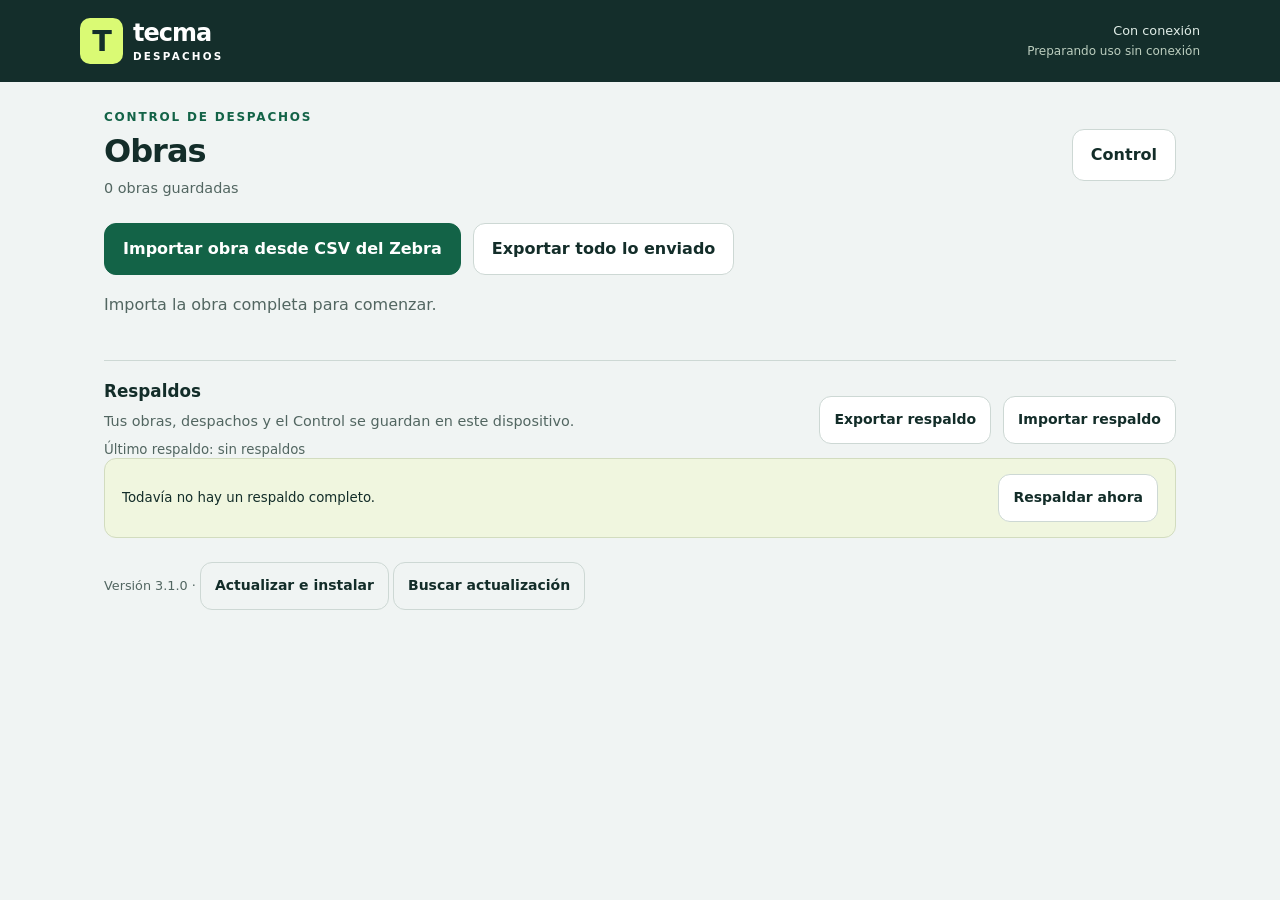
<file: index.html>
<!doctype html>
<html lang="es-CL">
<head>
  <meta charset="utf-8">
  <meta name="viewport" content="width=device-width, initial-scale=1, viewport-fit=cover">
  <meta name="theme-color" content="#142e2b">
  <meta name="description" content="Control de cargas y despachos Tecma. Escaneo, accesorios y documentos por obra, sin conexión.">
  <meta name="apple-mobile-web-app-capable" content="yes">
  <meta name="apple-mobile-web-app-status-bar-style" content="default">
  <meta name="apple-mobile-web-app-title" content="Tecma">
  <link rel="manifest" href="./manifest.json">
  <link rel="icon" href="./icons/favicon.svg" type="image/svg+xml">
  <link rel="apple-touch-icon" href="./icons/apple-touch-icon.png">
  <link rel="stylesheet" href="./styles.css">
  <title>Tecma · Despachos</title>
  <script defer src="./lib/dexie.min.js"></script>
  <script defer src="./lib/papaparse.min.js"></script>
  <script defer src="./lib/html5-qrcode.min.js"></script>
  <script defer src="./lib/jspdf.umd.min.js"></script>
  <script defer src="./lib/jspdf.plugin.autotable.min.js"></script>
  <script defer src="./core.js"></script>
  <script defer src="./reports.js"></script>
  <script defer src="./control.js"></script>
  <script defer src="./control-ui.js"></script>
  <script defer src="./obras.js"></script>
  <script defer src="./obras-ui.js"></script>
  <script defer src="./app.js"></script>
</head>
<body>
  <header class="topbar"><a class="brand" href="#/" aria-label="Tecma, inicio"><span class="brand-mark">T</span><span>tecma<small>DESPACHOS</small></span></a><div class="connection"><span id="online-state">Iniciando…</span><span id="offline-state">Preparando uso sin conexión</span></div></header>
  <main id="app" tabindex="-1"><div class="empty">Abriendo tus obras…</div></main>
  <div id="toast" role="status" aria-live="polite" hidden></div>
  <dialog id="modal" aria-labelledby="modal-title"><div class="dialog-top"><h2 id="modal-title"></h2><button type="button" class="icon-button" id="modal-close" aria-label="Cerrar ventana">✕</button></div><div id="modal-content"></div></dialog>
  <noscript>Activa JavaScript en el navegador para usar Tecma Despachos.</noscript>
</body>
</html>
</file>
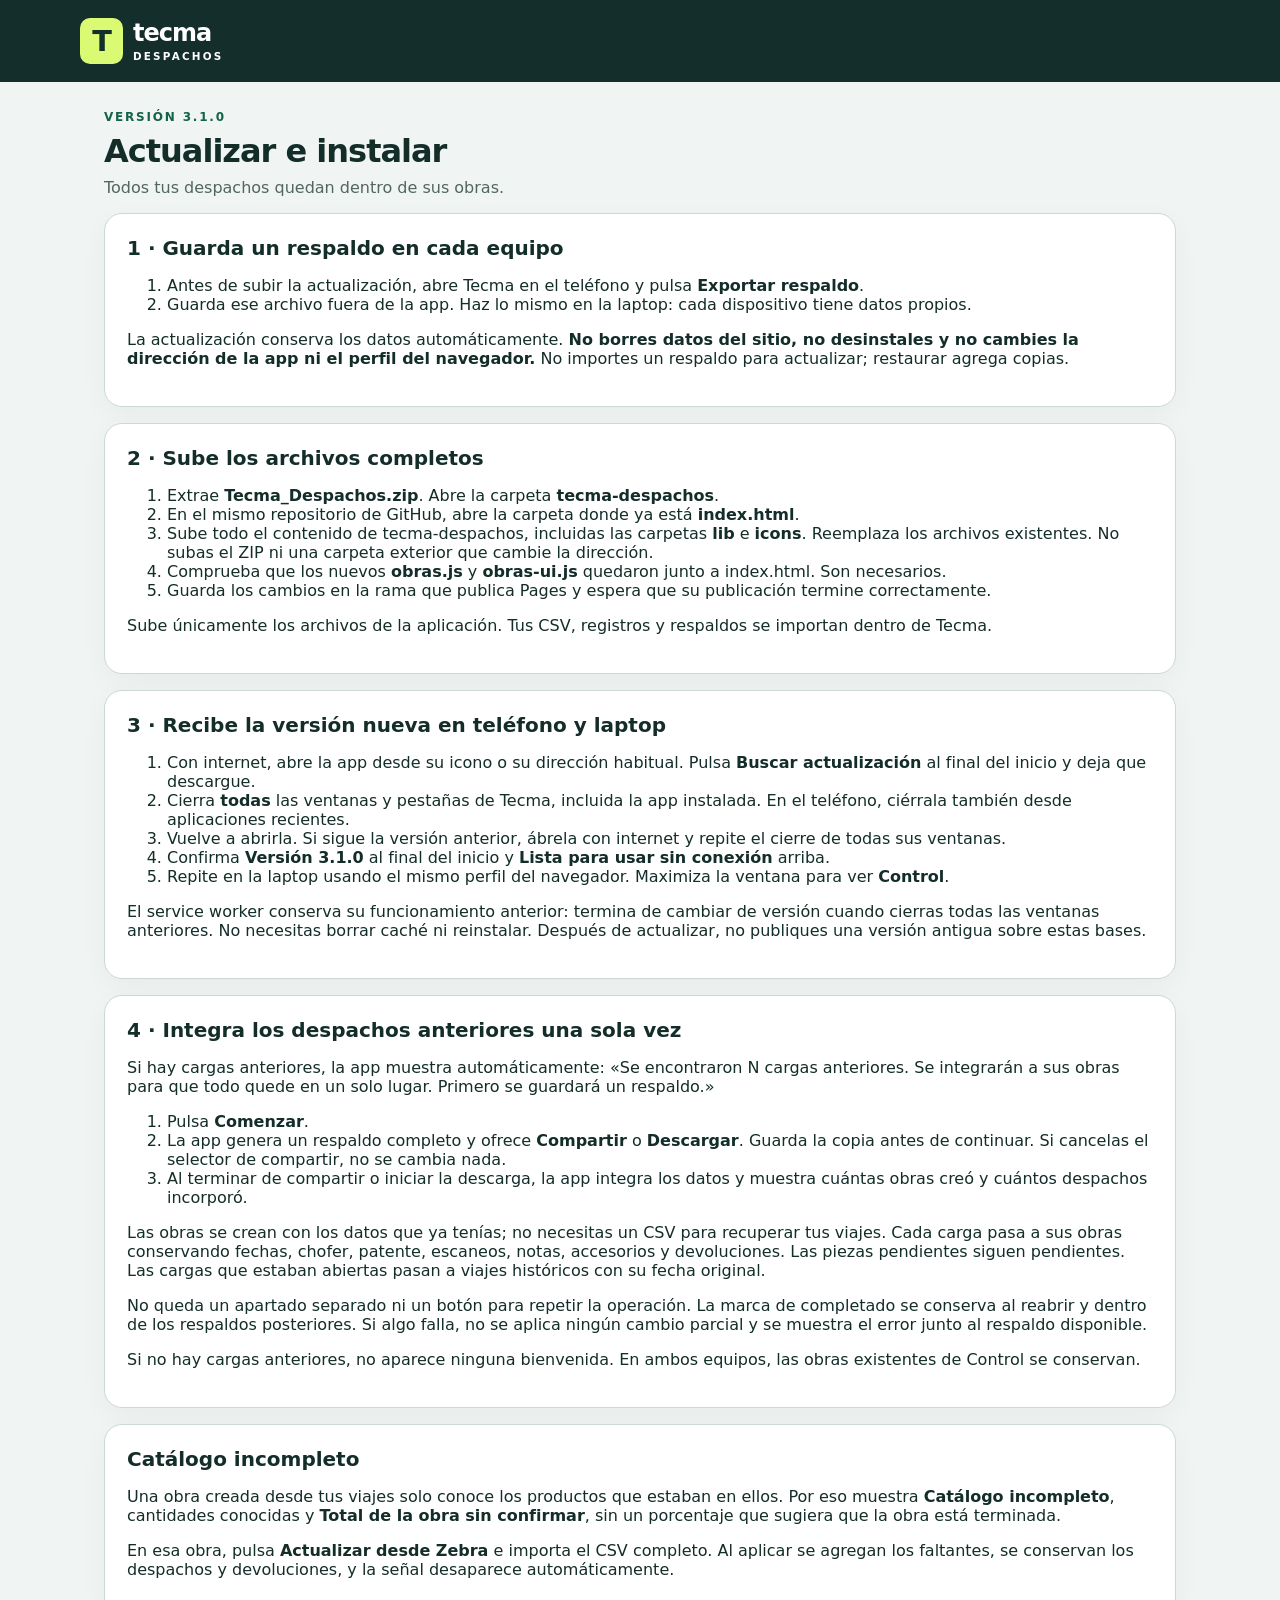
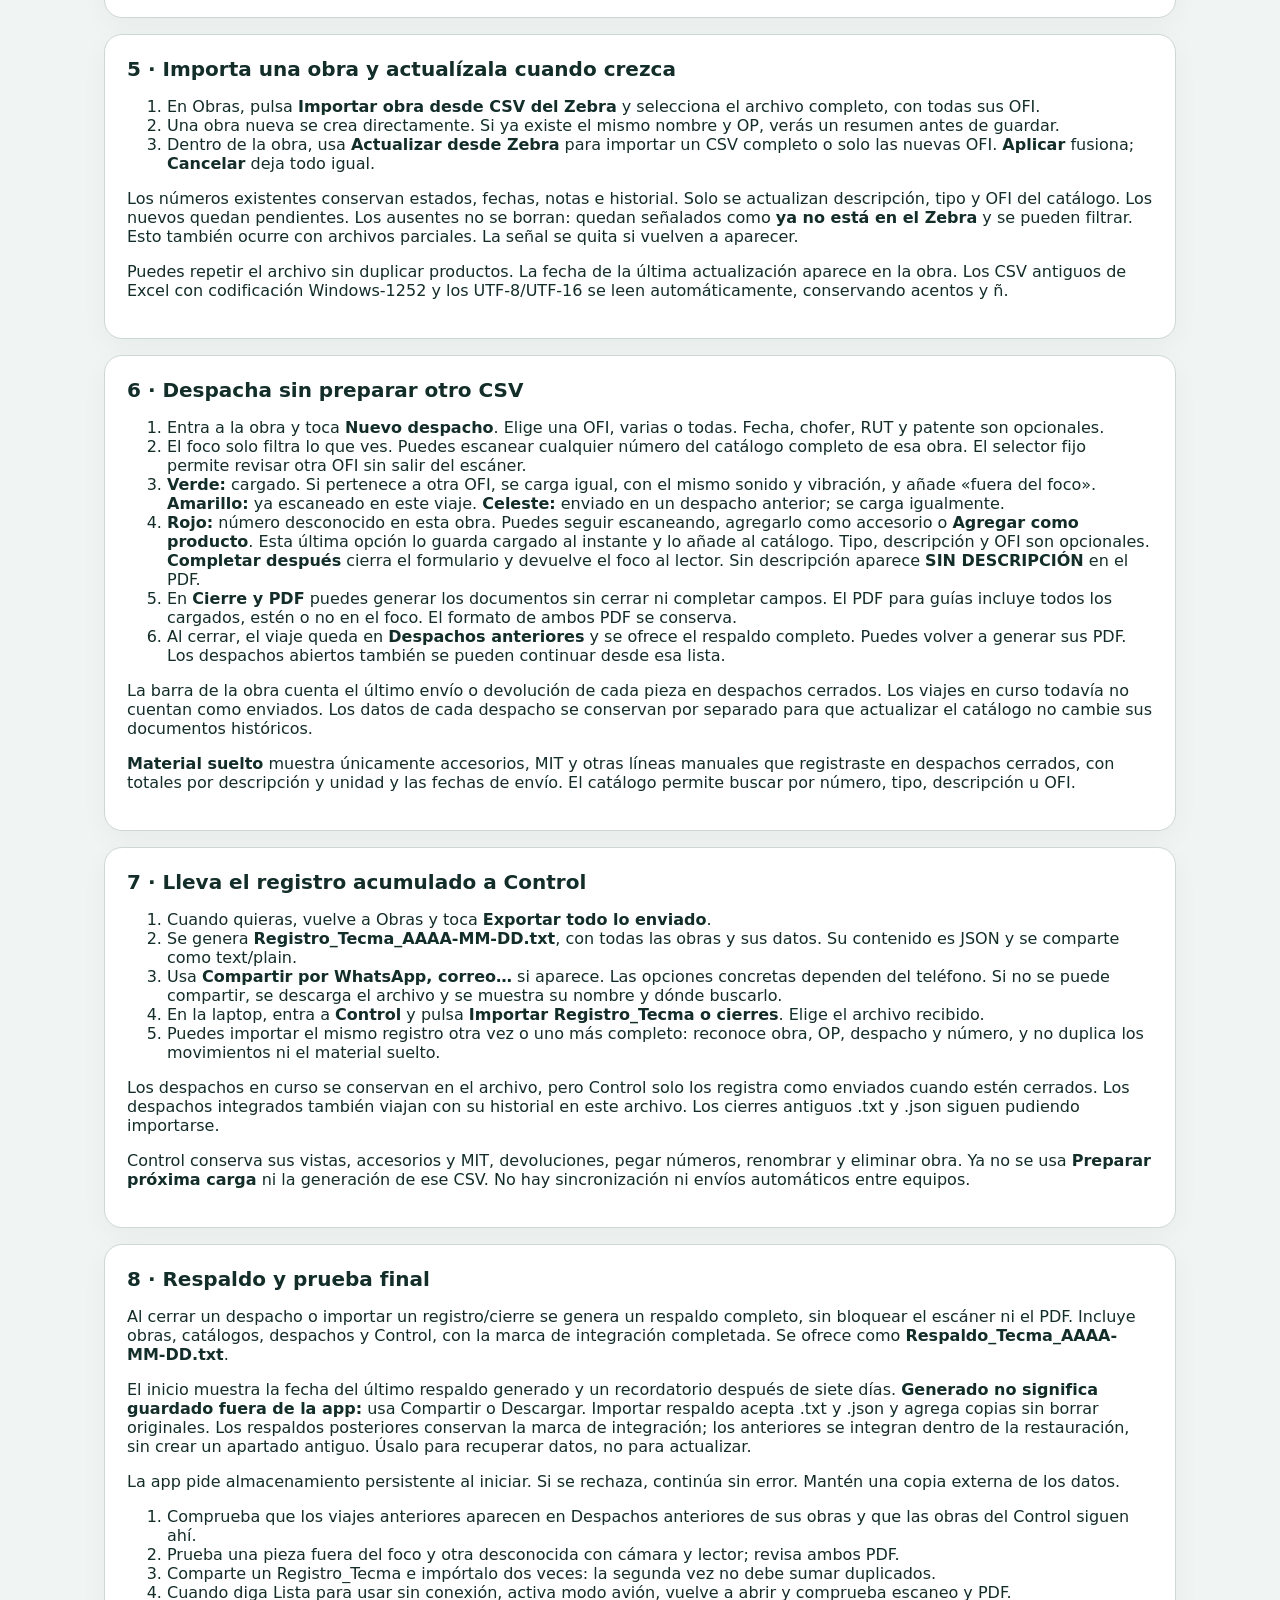
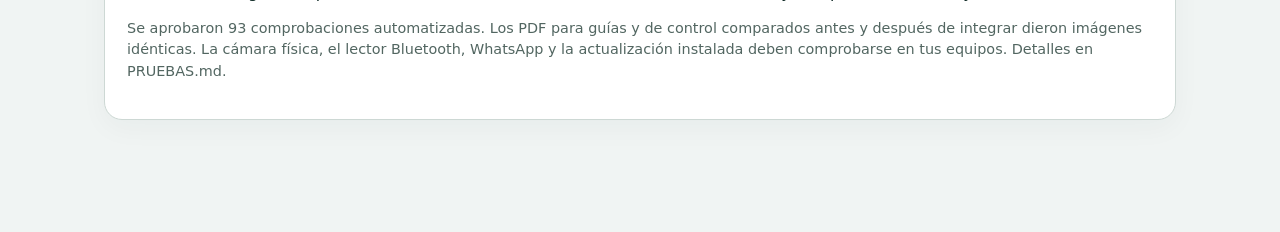
<file: ACTUALIZAR.html>
<!doctype html><html lang="es-CL"><head><meta charset="utf-8"><meta name="viewport" content="width=device-width, initial-scale=1"><title>Actualizar Tecma Despachos 3.1.0</title><link rel="stylesheet" href="./styles.css"></head><body><header class="topbar"><a class="brand" href="./"><span class="brand-mark">T</span><span>tecma<small>DESPACHOS</small></span></a></header><main id="app"><div class="eyebrow">Versión 3.1.0</div><h1>Actualizar e instalar</h1><p class="muted">Todos tus despachos quedan dentro de sus obras.</p><div class="stack"><section class="card"><h2>1 · Guarda un respaldo en cada equipo</h2><ol><li>Antes de subir la actualización, abre Tecma en el teléfono y pulsa <strong>Exportar respaldo</strong>.</li><li>Guarda ese archivo fuera de la app. Haz lo mismo en la laptop: cada dispositivo tiene datos propios.</li></ol><p>La actualización conserva los datos automáticamente. <strong>No borres datos del sitio, no desinstales y no cambies la dirección de la app ni el perfil del navegador.</strong> No importes un respaldo para actualizar; restaurar agrega copias.</p></section>
<section class="card"><h2>2 · Sube los archivos completos</h2><ol><li>Extrae <strong>Tecma_Despachos.zip</strong>. Abre la carpeta <strong>tecma-despachos</strong>.</li><li>En el mismo repositorio de GitHub, abre la carpeta donde ya está <strong>index.html</strong>.</li><li>Sube todo el contenido de tecma-despachos, incluidas las carpetas <strong>lib</strong> e <strong>icons</strong>. Reemplaza los archivos existentes. No subas el ZIP ni una carpeta exterior que cambie la dirección.</li><li>Comprueba que los nuevos <strong>obras.js</strong> y <strong>obras-ui.js</strong> quedaron junto a index.html. Son necesarios.</li><li>Guarda los cambios en la rama que publica Pages y espera que su publicación termine correctamente.</li></ol><p>Sube únicamente los archivos de la aplicación. Tus CSV, registros y respaldos se importan dentro de Tecma.</p></section>
<section class="card"><h2>3 · Recibe la versión nueva en teléfono y laptop</h2><ol><li>Con internet, abre la app desde su icono o su dirección habitual. Pulsa <strong>Buscar actualización</strong> al final del inicio y deja que descargue.</li><li>Cierra <strong>todas</strong> las ventanas y pestañas de Tecma, incluida la app instalada. En el teléfono, ciérrala también desde aplicaciones recientes.</li><li>Vuelve a abrirla. Si sigue la versión anterior, ábrela con internet y repite el cierre de todas sus ventanas.</li><li>Confirma <strong>Versión 3.1.0</strong> al final del inicio y <strong>Lista para usar sin conexión</strong> arriba.</li><li>Repite en la laptop usando el mismo perfil del navegador. Maximiza la ventana para ver <strong>Control</strong>.</li></ol><p>El service worker conserva su funcionamiento anterior: termina de cambiar de versión cuando cierras todas las ventanas anteriores. No necesitas borrar caché ni reinstalar. Después de actualizar, no publiques una versión antigua sobre estas bases.</p></section>
<section class="card"><h2>4 · Integra los despachos anteriores una sola vez</h2><p>Si hay cargas anteriores, la app muestra automáticamente: «Se encontraron N cargas anteriores. Se integrarán a sus obras para que todo quede en un solo lugar. Primero se guardará un respaldo.»</p><ol><li>Pulsa <strong>Comenzar</strong>.</li><li>La app genera un respaldo completo y ofrece <strong>Compartir</strong> o <strong>Descargar</strong>. Guarda la copia antes de continuar. Si cancelas el selector de compartir, no se cambia nada.</li><li>Al terminar de compartir o iniciar la descarga, la app integra los datos y muestra cuántas obras creó y cuántos despachos incorporó.</li></ol><p>Las obras se crean con los datos que ya tenías; no necesitas un CSV para recuperar tus viajes. Cada carga pasa a sus obras conservando fechas, chofer, patente, escaneos, notas, accesorios y devoluciones. Las piezas pendientes siguen pendientes. Las cargas que estaban abiertas pasan a viajes históricos con su fecha original.</p><p>No queda un apartado separado ni un botón para repetir la operación. La marca de completado se conserva al reabrir y dentro de los respaldos posteriores. Si algo falla, no se aplica ningún cambio parcial y se muestra el error junto al respaldo disponible.</p><p>Si no hay cargas anteriores, no aparece ninguna bienvenida. En ambos equipos, las obras existentes de Control se conservan.</p></section>
<section class="card"><h2>Catálogo incompleto</h2><p>Una obra creada desde tus viajes solo conoce los productos que estaban en ellos. Por eso muestra <strong>Catálogo incompleto</strong>, cantidades conocidas y <strong>Total de la obra sin confirmar</strong>, sin un porcentaje que sugiera que la obra está terminada.</p><p>En esa obra, pulsa <strong>Actualizar desde Zebra</strong> e importa el CSV completo. Al aplicar se agregan los faltantes, se conservan los despachos y devoluciones, y la señal desaparece automáticamente.</p></section>
<section class="card"><h2>5 · Importa una obra y actualízala cuando crezca</h2><ol><li>En Obras, pulsa <strong>Importar obra desde CSV del Zebra</strong> y selecciona el archivo completo, con todas sus OFI.</li><li>Una obra nueva se crea directamente. Si ya existe el mismo nombre y OP, verás un resumen antes de guardar.</li><li>Dentro de la obra, usa <strong>Actualizar desde Zebra</strong> para importar un CSV completo o solo las nuevas OFI. <strong>Aplicar</strong> fusiona; <strong>Cancelar</strong> deja todo igual.</li></ol><p>Los números existentes conservan estados, fechas, notas e historial. Solo se actualizan descripción, tipo y OFI del catálogo. Los nuevos quedan pendientes. Los ausentes no se borran: quedan señalados como <strong>ya no está en el Zebra</strong> y se pueden filtrar. Esto también ocurre con archivos parciales. La señal se quita si vuelven a aparecer.</p><p>Puedes repetir el archivo sin duplicar productos. La fecha de la última actualización aparece en la obra. Los CSV antiguos de Excel con codificación Windows-1252 y los UTF-8/UTF-16 se leen automáticamente, conservando acentos y ñ.</p></section>
<section class="card"><h2>6 · Despacha sin preparar otro CSV</h2><ol><li>Entra a la obra y toca <strong>Nuevo despacho</strong>. Elige una OFI, varias o todas. Fecha, chofer, RUT y patente son opcionales.</li><li>El foco solo filtra lo que ves. Puedes escanear cualquier número del catálogo completo de esa obra. El selector fijo permite revisar otra OFI sin salir del escáner.</li><li><strong>Verde:</strong> cargado. Si pertenece a otra OFI, se carga igual, con el mismo sonido y vibración, y añade «fuera del foco». <strong>Amarillo:</strong> ya escaneado en este viaje. <strong>Celeste:</strong> enviado en un despacho anterior; se carga igualmente.</li><li><strong>Rojo:</strong> número desconocido en esta obra. Puedes seguir escaneando, agregarlo como accesorio o <strong>Agregar como producto</strong>. Esta última opción lo guarda cargado al instante y lo añade al catálogo. Tipo, descripción y OFI son opcionales. <strong>Completar después</strong> cierra el formulario y devuelve el foco al lector. Sin descripción aparece <strong>SIN DESCRIPCIÓN</strong> en el PDF.</li><li>En <strong>Cierre y PDF</strong> puedes generar los documentos sin cerrar ni completar campos. El PDF para guías incluye todos los cargados, estén o no en el foco. El formato de ambos PDF se conserva.</li><li>Al cerrar, el viaje queda en <strong>Despachos anteriores</strong> y se ofrece el respaldo completo. Puedes volver a generar sus PDF. Los despachos abiertos también se pueden continuar desde esa lista.</li></ol><p>La barra de la obra cuenta el último envío o devolución de cada pieza en despachos cerrados. Los viajes en curso todavía no cuentan como enviados. Los datos de cada despacho se conservan por separado para que actualizar el catálogo no cambie sus documentos históricos.</p><p><strong>Material suelto</strong> muestra únicamente accesorios, MIT y otras líneas manuales que registraste en despachos cerrados, con totales por descripción y unidad y las fechas de envío. El catálogo permite buscar por número, tipo, descripción u OFI.</p></section>
<section class="card"><h2>7 · Lleva el registro acumulado a Control</h2><ol><li>Cuando quieras, vuelve a Obras y toca <strong>Exportar todo lo enviado</strong>.</li><li>Se genera <strong>Registro_Tecma_AAAA-MM-DD.txt</strong>, con todas las obras y sus datos. Su contenido es JSON y se comparte como text/plain.</li><li>Usa <strong>Compartir por WhatsApp, correo…</strong> si aparece. Las opciones concretas dependen del teléfono. Si no se puede compartir, se descarga el archivo y se muestra su nombre y dónde buscarlo.</li><li>En la laptop, entra a <strong>Control</strong> y pulsa <strong>Importar Registro_Tecma o cierres</strong>. Elige el archivo recibido.</li><li>Puedes importar el mismo registro otra vez o uno más completo: reconoce obra, OP, despacho y número, y no duplica los movimientos ni el material suelto.</li></ol><p>Los despachos en curso se conservan en el archivo, pero Control solo los registra como enviados cuando estén cerrados. Los despachos integrados también viajan con su historial en este archivo. Los cierres antiguos .txt y .json siguen pudiendo importarse.</p><p>Control conserva sus vistas, accesorios y MIT, devoluciones, pegar números, renombrar y eliminar obra. Ya no se usa <strong>Preparar próxima carga</strong> ni la generación de ese CSV. No hay sincronización ni envíos automáticos entre equipos.</p></section>
<section class="card"><h2>8 · Respaldo y prueba final</h2><p>Al cerrar un despacho o importar un registro/cierre se genera un respaldo completo, sin bloquear el escáner ni el PDF. Incluye obras, catálogos, despachos y Control, con la marca de integración completada. Se ofrece como <strong>Respaldo_Tecma_AAAA-MM-DD.txt</strong>.</p><p>El inicio muestra la fecha del último respaldo generado y un recordatorio después de siete días. <strong>Generado no significa guardado fuera de la app:</strong> usa Compartir o Descargar. Importar respaldo acepta .txt y .json y agrega copias sin borrar originales. Los respaldos posteriores conservan la marca de integración; los anteriores se integran dentro de la restauración, sin crear un apartado antiguo. Úsalo para recuperar datos, no para actualizar.</p><p>La app pide almacenamiento persistente al iniciar. Si se rechaza, continúa sin error. Mantén una copia externa de los datos.</p><ol><li>Comprueba que los viajes anteriores aparecen en Despachos anteriores de sus obras y que las obras del Control siguen ahí.</li><li>Prueba una pieza fuera del foco y otra desconocida con cámara y lector; revisa ambos PDF.</li><li>Comparte un Registro_Tecma e impórtalo dos veces: la segunda vez no debe sumar duplicados.</li><li>Cuando diga Lista para usar sin conexión, activa modo avión, vuelve a abrir y comprueba escaneo y PDF.</li></ol><p class="muted subtext">Se aprobaron 93 comprobaciones automatizadas. Los PDF para guías y de control comparados antes y después de integrar dieron imágenes idénticas. La cámara física, el lector Bluetooth, WhatsApp y la actualización instalada deben comprobarse en tus equipos. Detalles en PRUEBAS.md.</p></section></div></main></body></html>
</file>
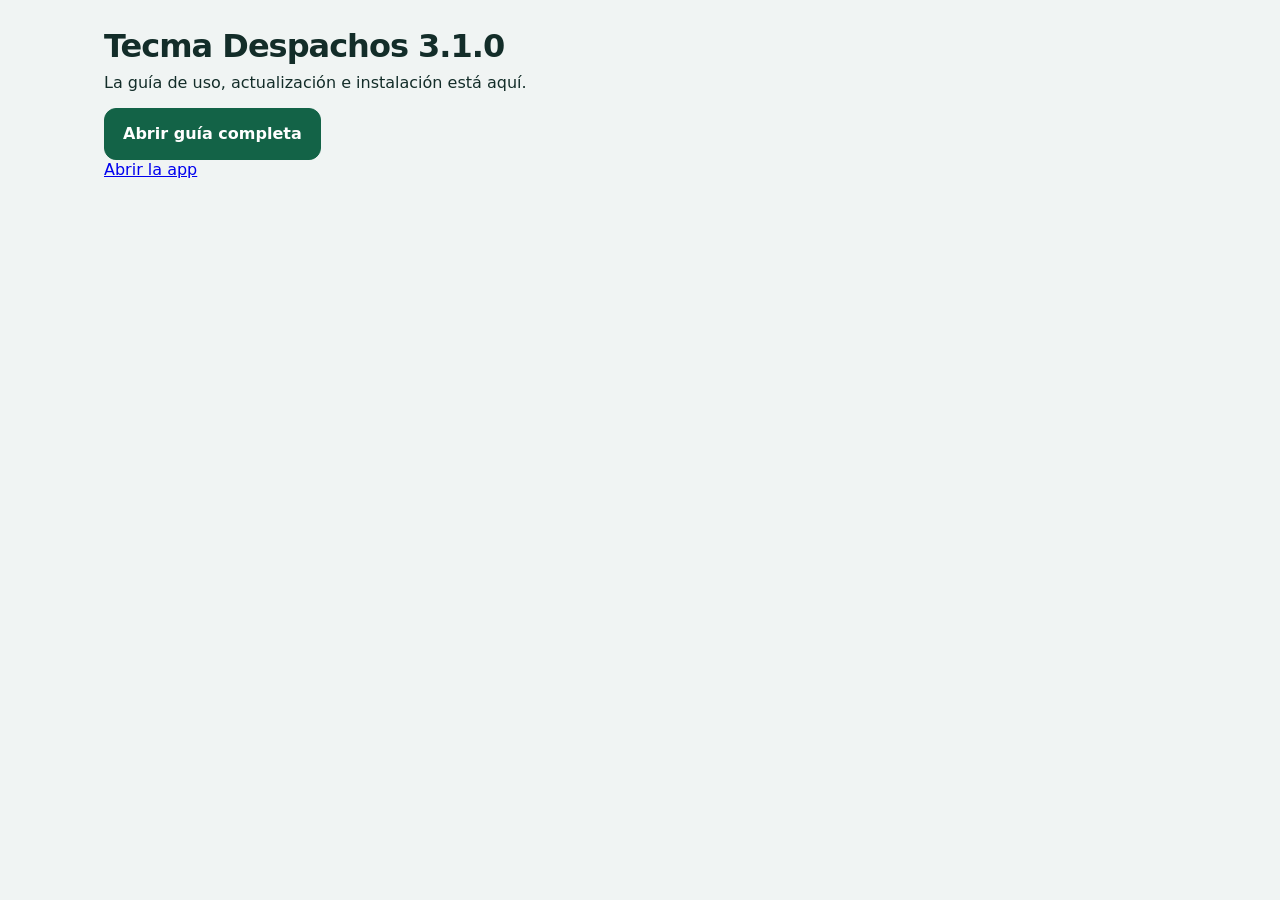
<file: GUIA.html>
<!doctype html><html lang="es"><head><meta charset="utf-8"><meta name="viewport" content="width=device-width,initial-scale=1"><title>Guía Tecma</title><link rel="stylesheet" href="./styles.css"></head><body><main id="app"><h1>Tecma Despachos 3.1.0</h1><p>La guía de uso, actualización e instalación está aquí.</p><a class="button primary" href="./ACTUALIZAR.html">Abrir guía completa</a><p><a href="./">Abrir la app</a></p></main></body></html>
</file>
<file: styles.css>
:root{color-scheme:light;--ink:#132d29;--muted:#526661;--green:#136347;--deep:#142e2b;--lime:#dafa74;--surface:#fff;--bg:#f0f4f3;--border:#cdd8d4;--red:#a42323;--shadow:0 8px 28px #142e2b0a;font-family:system-ui,-apple-system,BlinkMacSystemFont,"Segoe UI",sans-serif;font-size:16px;color:var(--ink);background:var(--bg)}*{box-sizing:border-box}body{margin:0}button,input,select,textarea{font:inherit}button,a,input,select,textarea{-webkit-tap-highlight-color:transparent}button,.button{min-height:52px;padding:13px 18px;border-radius:12px;border:1px solid var(--border);background:#fff;color:var(--ink);font-weight:700;cursor:pointer;display:inline-flex;align-items:center;justify-content:center;gap:9px;text-decoration:none;text-align:center;line-height:1.25}button:hover,.button:hover{background:#e9f0ed}button:disabled{opacity:.5;cursor:default}button:focus-visible,a:focus-visible{outline:3px solid #277ccb;outline-offset:3px}.primary{background:var(--green);color:#fff;border-color:var(--green)}.primary:hover{background:#0f4f39}.lime{background:var(--lime);color:var(--deep);border-color:var(--lime)}.lime:hover{background:#c9ef5b}.danger{color:var(--red);border-color:#ecc5c5}.quiet{background:transparent}.wide{width:100%}.small{font-size:.875rem;min-height:48px;padding:10px 14px}.icon-button{padding:10px;min-width:48px;min-height:48px}.topbar{background:var(--deep);color:#fff;padding:18px max(20px,calc((100vw - 1120px)/2));display:flex;justify-content:space-between;align-items:center;gap:12px}.brand{display:flex;gap:10px;align-items:center;color:#fff;text-decoration:none;font-size:1.5rem;font-weight:800;letter-spacing:-1px;line-height:1}.brand-mark{display:grid;place-items:center;background:var(--lime);color:var(--deep);border-radius:10px;width:43px;height:46px;font-size:1.8rem}.brand small{display:block;font-size:.65rem;letter-spacing:2.2px;margin-top:6px;font-weight:600}.connection{text-align:right;font-size:.8rem;line-height:1.6;color:#e0ede7}.connection span{display:block}#offline-state{color:#bccebf;font-size:.75rem}#app{max-width:1120px;margin:auto;padding:28px 24px 112px;outline:none}h1,h2,h3,p{margin-top:0}h1{font-size:2rem;letter-spacing:-1px;margin-bottom:8px;line-height:1.15}h2{font-size:1.25rem;margin-bottom:16px}h3{font-size:1.05rem;margin-bottom:10px}.eyebrow{font-size:.75rem;font-weight:800;letter-spacing:1.8px;color:var(--green);text-transform:uppercase;margin-bottom:9px}.muted{color:var(--muted)}.subtext{font-size:.9rem;line-height:1.5}.page-heading{display:flex;align-items:center;justify-content:space-between;gap:16px;margin-bottom:24px}.page-heading p{margin-bottom:0}.row{display:flex;align-items:center;gap:12px;flex-wrap:wrap}.between{justify-content:space-between}.stack{display:grid;gap:16px}.grid{display:grid;grid-template-columns:repeat(2,minmax(0,1fr));gap:16px}.card{border:1px solid var(--border);border-radius:18px;padding:22px;background:var(--surface);box-shadow:var(--shadow)}.card h3{overflow-wrap:anywhere}.hero-card{background:var(--deep);color:#fff;border-color:var(--deep)}.hero-card .muted{color:#d1dfd7}.section-label{display:flex;align-items:center;gap:10px;font-size:.85rem;letter-spacing:1px;font-weight:800;text-transform:uppercase;margin:28px 0 14px}.count-pill{border-radius:20px;background:#e0e9e4;padding:3px 9px;font-size:.8rem;letter-spacing:0}.load-card{display:flex;flex-direction:column;gap:16px}.load-card h2{margin:0;font-size:1.13rem}.badge{border-radius:6px;font-size:.75rem;font-weight:800;padding:6px 9px;display:inline-block;line-height:1.25;background:#e9eeeb;color:#3b5146}.badge.active{background:#e8f6d5;color:#31521d}.badge.closed{background:#e6eaed;color:#475761}.load-works{display:grid;gap:12px}.work-progress .row{justify-content:space-between;font-size:.9rem;gap:6px}.work-progress strong{overflow-wrap:anywhere}.track{height:6px;border-radius:5px;background:#e8eeea;overflow:hidden;margin-top:8px}.track span{display:block;height:100%;background:var(--green);border-radius:5px}.card-actions{display:flex;gap:8px;margin-top:auto}.card-actions>:first-child{flex:1}.empty{padding:40px 22px;border:1px dashed #b9c9c1;border-radius:18px;text-align:center;background:#f9fbfa}.empty h2{margin-bottom:8px}.empty p{margin-bottom:20px;line-height:1.5}.backup-bar{border-top:1px solid var(--border);margin-top:30px;padding-top:20px}.backup-bar p{margin-bottom:6px}.step{color:var(--muted);font-size:.85rem}.upload-zone{border:2px dashed #a8bcb0;padding:24px;text-align:center;border-radius:16px;background:#f7faf7}.upload-zone p{margin:10px 0;color:var(--muted)}label{display:grid;gap:7px;font-size:.875rem;font-weight:650}input,select,textarea{width:100%;min-height:52px;padding:13px;border:1px solid #aebfb6;border-radius:10px;background:#fff;color:var(--ink);font-size:1rem}textarea{resize:vertical;min-height:90px}input:focus,select:focus,textarea:focus{outline:3px solid #216d4e38;border-color:var(--green)}input[type=checkbox]{width:24px;height:24px;min-height:24px;accent-color:var(--green)}.check-label{display:flex;align-items:center;gap:12px;min-height:48px;font-size:1rem}.check-label small{display:block;font-weight:400;color:var(--muted);margin-top:5px}.fields{display:grid;grid-template-columns:repeat(2,minmax(0,1fr));gap:14px}.fields .full{grid-column:1/-1}details{margin-top:12px}summary{cursor:pointer;min-height:48px;display:flex;align-items:center;font-size:.875rem;font-weight:650;color:var(--green)}summary::before{content:'＋';margin-right:8px}details[open]>summary::before{content:'−'}.notice{padding:15px 17px;border:1px solid #d2dcbf;border-radius:12px;line-height:1.5;background:#f0f6df}.notice.warn{background:#fff5d9;border-color:#e5c87b;color:#694510}.notice.error{background:#fff0ef;border-color:#e5b1ad;color:#922e28}.notice p:last-child{margin:0}.toolbar{display:flex;gap:8px;flex-wrap:wrap;margin-bottom:18px}.nav-bottom{position:fixed;bottom:0;left:0;right:0;background:#fff;border-top:1px solid var(--border);padding:9px 16px calc(9px + env(safe-area-inset-bottom));display:flex;justify-content:center;gap:8px;z-index:5}.nav-bottom a{max-width:220px;flex:1;min-height:53px;border-radius:12px;text-decoration:none;color:var(--muted);font-size:.875rem;display:grid;place-items:center;font-weight:750;padding:10px 6px}.nav-bottom a.current{background:var(--deep);color:#fff}.scan-layout{display:grid;grid-template-columns:1.15fr .85fr;gap:20px;align-items:start}.scan-summary{display:grid;gap:12px}.scan-summary .work-progress{padding:14px;background:#fff;border:1px solid var(--border);border-radius:12px}.reader-box{background:var(--deep);color:#fff;padding:22px;border-radius:18px}.reader-box h2{margin-bottom:6px}.reader-box p{color:#c9d9d2;font-size:.9rem;line-height:1.5}.reader-status{font-size:.875rem;font-weight:650}.reader-status.ready{color:var(--lime)}#capture{background:#263e38;color:#fff;border-color:#60736a;font:600 1.1rem ui-monospace,monospace;letter-spacing:2px;height:52px}#capture::placeholder{color:#c5d2c8;letter-spacing:0;font-size:.9rem}.manual-entry{display:flex;gap:9px;margin-top:10px}.manual-entry input{flex:1;min-width:0;font-size:1.3rem;letter-spacing:2px}.scan-feedback{min-height:200px;padding:24px;border:1px solid var(--border);border-radius:18px;background:#fff;display:flex;flex-direction:column;justify-content:center;overflow-wrap:anywhere}.scan-feedback h2{font-size:1.8rem;margin-bottom:14px;letter-spacing:-.6px}.scan-feedback .product-label{font-size:1.25rem;line-height:1.5;font-weight:700}.scan-feedback p{margin-bottom:8px}.scan-feedback.success{background:#dcf5e1;border-color:#6fb480;color:#174e27}.scan-feedback.warning{background:#fff3c9;border-color:#dab349;color:#65490a}.scan-feedback.orange{background:#ffead7;border-color:#dc9f67;color:#7f3d0d}.scan-feedback.error{background:#ffe4e1;border-color:#d6918a;color:#862b23}.scan-feedback.neutral{background:#eaf0ed;color:#486052}.scan-feedback .code{font-family:ui-monospace,monospace;font-size:1rem}.tabs{display:flex;gap:8px;overflow-x:auto;padding-bottom:12px;margin-bottom:8px}.tabs button{white-space:nowrap;flex-shrink:0}.tabs button.selected,.filters button.selected{background:var(--deep);color:white;border-color:var(--deep)}.tabs small{display:block;font-weight:450;margin-left:8px}.filters{display:flex;gap:7px;flex-wrap:wrap;margin:18px 0}.filters button{font-size:.85rem;min-height:48px;padding:10px 12px}.type-heading{display:flex;align-items:center;gap:12px;margin:22px 0 10px;font-size:1rem}.type-heading::after{content:'';flex:1;height:1px;background:var(--border)}.product{width:100%;text-align:left;justify-content:flex-start;align-items:center;font-weight:400;gap:14px;margin-bottom:8px;border-radius:12px;padding:14px;background:white;border-left:5px solid #9caaa4}.product.cargado{border-left-color:#20793e}.product.no-enviado{border-left-color:#c56c1b}.product .body{flex:1;min-width:0}.product strong{display:block;font-size:.97rem;line-height:1.4}.product small{display:block;color:var(--muted);font-size:.8rem;margin-top:5px;line-height:1.4}.product .state{font-size:.75rem;max-width:92px;text-align:right;font-weight:700;flex-shrink:0}.product.cargado .state{color:#206739}.product.no-enviado .state{color:#91430d}.stats{display:grid;grid-template-columns:repeat(4,minmax(0,1fr));gap:12px;margin:18px 0}.stat{padding:15px 10px;background:#f1f5f2;border-radius:12px}.stat strong{display:block;font-size:1.7rem;margin-bottom:6px}.stat span{font-size:.8rem}.stat.good{background:#e4f4e7;color:#205a2e}.stat.orange{background:#fff0dc;color:#8a480c}.stat.pending{background:#fff6d9;color:#6c501b}.export-buttons{display:grid;grid-template-columns:repeat(3,minmax(0,1fr));gap:9px}.export-buttons button{font-size:.875rem}.accessory{padding:14px 0;border-top:1px solid var(--border)}.accessory strong{overflow-wrap:anywhere}.unit-buttons{display:flex;gap:8px;margin:8px 0}.unit-buttons button.active{background:var(--deep);color:#fff}dialog{border:1px solid var(--border);border-radius:20px;padding:22px;max-width:560px;width:calc(100% - 24px);max-height:90dvh;color:var(--ink);box-shadow:0 25px 100px #0004}dialog::backdrop{background:#12221ec4;backdrop-filter:blur(3px)}.dialog-top{display:flex;align-items:center;gap:15px;justify-content:space-between;margin-bottom:14px}.dialog-top h2{margin:0;font-size:1.25rem}#modal-content p{line-height:1.5}.dialog-actions{display:flex;gap:9px;margin-top:22px;justify-content:flex-end}.dialog-actions button{flex:1}.dialog-error{margin-top:12px}#toast{position:fixed;bottom:100px;left:50%;transform:translateX(-50%);width:max-content;max-width:90vw;background:var(--deep);color:#fff;padding:15px 22px;border-radius:14px;box-shadow:0 6px 35px #0003;z-index:30;line-height:1.4}.camera-panel{border:1px solid var(--border);border-radius:16px;overflow:hidden;background:#fff}.camera-panel .row{padding:10px}#camera-reader{width:100%}#camera-reader video{object-fit:cover;max-height:330px}.file-list{font-size:.85rem;color:var(--muted);margin-top:14px;overflow-wrap:anywhere}.loading{opacity:.65;pointer-events:none}#modal-content .history{max-height:240px;overflow:auto;font-size:.85rem;padding-left:20px}.history li{margin:12px 0;line-height:1.5}[hidden]{display:none!important}footer{margin-top:24px;font-size:.8rem;color:var(--muted)}@media(max-width:740px){.topbar{padding:14px 18px}.connection{font-size:.75rem}#app{padding:23px 16px 110px}h1{font-size:1.8rem}.page-heading{align-items:flex-start;gap:10px}.page-heading .button,.page-heading button{padding:12px 14px}.grid,.scan-layout{grid-template-columns:1fr}.card{padding:18px}.scan-summary{grid-template-columns:1fr}.scan-feedback{min-height:170px;padding:20px}.scan-feedback h2{font-size:1.65rem}.scan-feedback .product-label{font-size:1.1rem}.scan-side{order:-1}.scan-side .scan-summary{display:flex;overflow-x:auto;padding-bottom:3px;gap:8px}.scan-side .work-progress{min-width:190px;flex:1}.fields{gap:12px}.export-buttons{grid-template-columns:1fr}.export-buttons button{justify-content:flex-start}.stats{gap:7px}.stat{padding:13px 8px}.stat strong{font-size:1.5rem}.stat span{font-size:.75rem}.backup-bar .row{align-items:stretch}.backup-bar .row button{flex:1}.scan-controls{display:flex;gap:8px}.scan-controls button{flex:1}.reader-box{padding:18px}.product{padding:13px 10px;gap:9px}.product .state{max-width:72px}.page-heading.compact{flex-direction:column}.dialog-actions{flex-wrap:wrap}.toolbar button{flex:1}.wide-mobile{width:100%}}@media(max-width:360px){.fields{grid-template-columns:1fr}.page-heading{flex-direction:column}.stats{grid-template-columns:repeat(2,1fr)}.connection{max-width:150px}.manual-entry button{padding:12px}.brand{font-size:1.3rem}.nav-bottom{gap:4px;padding-inline:8px}}@media(prefers-reduced-motion:no-preference){.scan-feedback{animation:appear .15s ease-out}@keyframes appear{from{transform:translateY(3px);opacity:.7}to{transform:translateY(0);opacity:1}}}

/* Elementos nuevos. Las reglas, medidas y colores originales permanecen arriba. */
.desktop-control{display:none}@media(min-width:1000px){.desktop-control{display:inline-flex}}
.note-dot{color:var(--green);font-size:.65em;vertical-align:middle}
.scan-feedback.info{background:#e0f1f7;border-color:#82b7c9;color:#215566}
.camera-surface{position:relative;border:4px solid transparent;min-height:180px;background:var(--deep);isolation:isolate}
.camera-surface[data-result=success]{border-color:#6fb480}.camera-surface[data-result=warning]{border-color:#dab349}.camera-surface[data-result=info]{border-color:#82b7c9}.camera-surface[data-result=error]{border-color:#d6918a}
.camera-flash{position:absolute;inset:0;z-index:3;display:flex;flex-direction:column;align-items:center;justify-content:center;gap:8px;text-align:center;padding:16px;pointer-events:none;overflow-wrap:anywhere}
.camera-flash strong{font-size:1.8rem;line-height:1.2}.camera-flash span{font-size:1.25rem;font-weight:700}
.camera-flash.success{background:rgb(220 245 225 / 86%);color:#174e27}.camera-flash.warning{background:rgb(255 243 201 / 86%);color:#65490a}.camera-flash.info{background:rgb(224 241 247 / 86%);color:#215566}.camera-flash.error{background:rgb(255 228 225 / 86%);color:#862b23}
.camera-counter{position:absolute;top:8px;right:8px;z-index:4;background:#142e2bcc;color:#fff;border-radius:10px;padding:8px 12px;text-align:center;pointer-events:none}.camera-counter strong{display:block;font-size:1.8rem}.camera-counter small{display:block;font-size:.8rem}
.camera-recent{display:flex;gap:5px;padding:6px;overflow:hidden}.read-chip{flex:1;border-radius:6px;padding:5px;font-size:.75rem;line-height:1.25}.read-chip b{display:block}.read-chip.success{background:#dcf5e1;color:#174e27}.read-chip.warning{background:#fff3c9;color:#65490a}.read-chip.info{background:#e0f1f7;color:#215566}.read-chip.error{background:#ffe4e1;color:#862b23}
.product.devuelto{border-left-color:#dab349}.product.trasladado{border-left-color:#9caaa4}.control-actions{position:sticky;top:0;background:var(--bg);z-index:4;padding:10px 0}.ofi-card{display:flex;flex-direction:column;align-items:stretch;gap:14px}.ofi-bar{display:flex;height:32px;background:var(--bg);overflow:hidden;border-radius:8px}.ofi-bar>span{display:grid;place-items:center;min-width:0}.in-work{background:#dcf5e1;color:#174e27}.returned{background:#fff3c9;color:#65490a}.at-factory{background:#e9eeeb;color:#3b5146}.control-product{flex-wrap:nowrap;gap:10px}.control-product .product{flex:1}.control-product .state{max-width:145px}
.tabs .count-pill{color:var(--ink)}
/* Lista de obras de Control: filas parejas y acciones fuera del enlace. */
.control-project-grid{grid-auto-rows:1fr;align-items:stretch}
.control-project-card{position:relative;display:flex;min-width:0;margin:0}
.control-project-link{flex:1;min-width:0;min-height:116px;margin:0;padding-inline:64px;flex-direction:column;overflow-wrap:anywhere}
.control-project-link small{font-weight:400}
.control-project-card>.icon-button{position:absolute;top:8px;right:8px}
</file>
